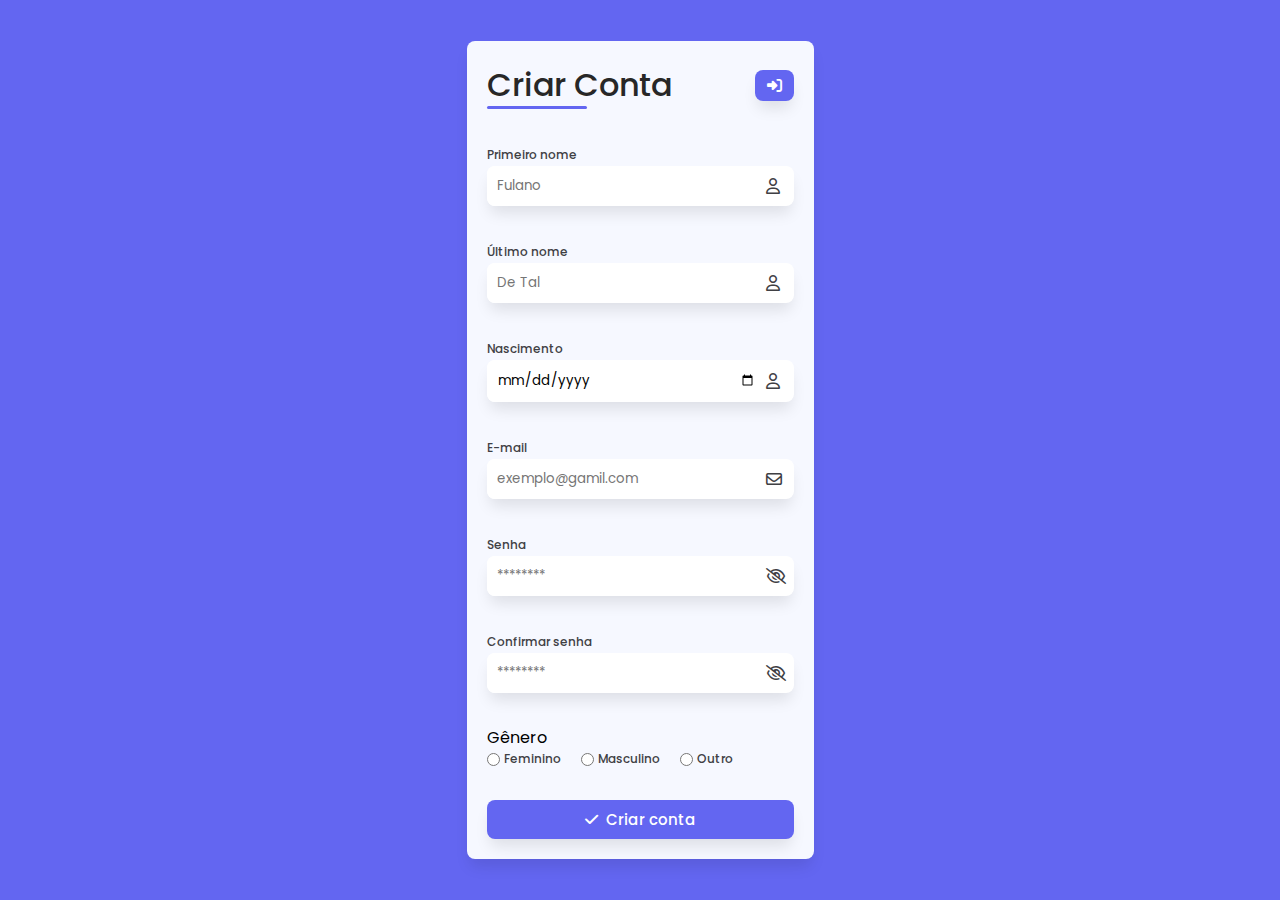
<file: form-responsivo/index.html>
<!DOCTYPE html>
<html lang="pt-br">

<head>
    <meta charset="UTF-8">
    <meta name="viewport" content="width=device-width, initial-scale=1.0">
    <link rel="stylesheet" href="https://cdnjs.cloudflare.com/ajax/libs/font-awesome/6.7.2/css/all.min.css"
        integrity="sha512-Evv84Mr4kqVGRNSgIGL/F/aIDqQb7xQ2vcrdIwxfjThSH8CSR7PBEakCr51Ck+w+/U6swU2Im1vVX0SVk9ABhg=="
        crossorigin="anonymous" referrerpolicy="no-referrer" />
    <link rel="stylesheet" href="src/css/style.css">
    <title>Formulário Responsivo</title>
</head>

<body>
    <main id="form_container">
        <div id="form_header">
            <h1 id="form_title">Criar Conta</h1>
            <button class="btn-default">
                <i class="fa-solid fa-right-to-bracket"></i>
            </button>
        </div>

        <form action="" id="form">
            <div id="input_container">
                
                <div class="input-box">
                    <label for="name" class="form-label">Primeiro nome</label>
                    <div class="input-field">
                        <input type="text" name="name" id="name" class="form-control" placeholder="Fulano">
                        <i class="fa-regular fa-user"></i>
                    </div>
                </div>
            </div> 

                <div class="input-box">
                    <label for="last_name" class="form-label">Último nome</label>
                    
                    <div class="input-field">
                        <input type="text" name="last_name" id="last_name" class="form-control" placeholder="De Tal">
                        <i class="fa-regular fa-user"></i>
                    </div>

                </div>

            
                <div class="input-box">
                    <label for="last_name" class="form-label">Nascimento</label>
                    
                    <div class="input-field">
                        <input type="date" name="birthdate" id="birthdate" class="form-control">
                        <i class="fa-regular fa-user"></i>
                    </div>

                </div>
            
            
                <div class="input-box">
                    <label for="email" class="form-label">E-mail</label>
                    
                    <div class="input-field">
                        <input type="email" name="email" id="email" class="form-control" placeholder="exemplo@gamil.com">
                        <i class="fa-regular fa-envelope"></i>
                    </div>

                </div>
            
            
                <div class="input-box">
                    <label for="password" class="form-label">Senha</label>
                    
                    <div class="input-field">
                        <input type="password" name="password" id="password" class="form-control" placeholder="********">
                        <i class="fa-regular fa-eye-slash password-icon"></i>
                    </div>

                </div>
            
            
                <div class="input-box">
                    <label for="confirm_password" class="form-label">Confirmar senha</label>
                    
                    <div class="input-field">
                        <input type="password" name="confirm_password" id="confirm_password" class="form-control" placeholder="********">
                        <i class="fa-regular fa-eye-slash password-icon"></i>
                    </div>

                </div>

                <div class="radio-container">
                    <label for="form-label">Gênero</label>
                    
                    <div id="gender_inputs">
                        <div class="radio-box">
                            <input type="radio" name="gender" id="female" class="form-control" value="female">
                            <label for="female" class="form-label">Feminino</label>
                        </div>

                        <div class="radio-box">
                            <input type="radio" name="gender" id="male" class="form-control" value="male">
                            <label for="male" class="form-label">Masculino</label>
                        </div>

                        <div class="radio-box">
                            <input type="radio" name="gender" id="other" class="form-control" value="other">
                            <label for="other" class="form-label">Outro</label>
                        </div>
                    </div>                    
                </div>
            

            <button type="submit" class="btn-default">
                <i class="fa-solid fa-check"></i>
                Criar conta
            </button>
        </form>
    </main>

    <script src="src/js/script.js"></script>
</body>

</html>
</file>
<file: form-responsivo/src/css/style.css>
@import url('https://fonts.googleapis.com/css2?family=Poppins:ital,wght@0,100;0,200;0,300;0,400;0,500;0,600;0,700;0,800;0,900;1,100;1,200;1,300;1,400;1,500;1,600;1,700;1,800;1,900&display=swap');

* {
    margin: 0;
    padding: 0;
    box-sizing: border-box;
    font-family: 'Poppins', sans-serif;
}

body {
    display: flex;
    justify-content: center;
    align-items: center;
    min-height: 100vh;
    background-color: #6366f1;
}

.btn-default {
    background-color: #6366f1;
    display: flex;
    justify-content: center;
    align-items: center;
    border: none;
    padding: 8px 12px;
    border-radius: 8px;
    font-size: 15px;
    font-weight: 500;
    color: #ffffff;
    cursor: pointer;
    gap: 8px;
    height: fit-content;
    box-shadow: 0 10px 15px -3px rgba(0, 0, 0, 0.1);
    transition: background-color 0.3s ease;
}

.btn-default:hover {
    background-color: #818cf8;
}

#form_container {
    display: flex;
    flex-direction: column;
    gap: 32px;
    height: 100%;
    background-color: #f6f8ff;
    padding: 20px;
    border-radius: 8px;
    box-shadow: 0 10px 15px -3px rgba(0, 0, 0, 0.1);
}

#form_header {
    display: flex;
    justify-content: space-between;
    align-items: center;
}

#form_title {
    font-weight: 500;
    color: #272727;
    position: relative;    
}

#form_title::after {
    content: '';
    position: absolute;
    width: 100px;
    height: 3px;
    border-radius: 30px;
    background-color: #6366f1;
    left: 0;
    bottom: 0;
}

#form {
    display: flex;
    justify-content: space-between;
    flex-direction: column;
    gap: 32px;
    height: 100%;
}

#input_container {
    display: grid;
    gap: 24px;
}

.form-label {
    font-size: 12px;
    color: #404044;
    font-weight: 500;
}

.input-field {
    display: flex;
    align-items: center;
    background-color: #ffff;
    border-radius: 8px;
    box-shadow: 0 10px 15px -3px rgba(0, 0, 0, 0.1);
}

.input-field > i {
    display: flex;
    align-items: center;
    width: 30px;
    height: 20px;
    color: #404044;
}

.form-control {
    padding: 10px;
    width: 100%;
    border: none;
    border-radius: 8px;
}

.input-field > .password-icon:hover {
    cursor: pointer;
    color: #676770;
}

.form-control:focus {
    outline: none;
}

.input-box > .input-field:focus-within {
    outline: 2px solid #6366f1;
}

input:-webkit-autofill {
    -webkit-box-shadow: 0 0 0 1000px white inset !important;
    color: #000;
}

.radio-container {
    grid-column: span 2;
}

#gender_inputs {
    display: flex;
    gap: 20px;
}

.radio-box {
    display: flex;
    gap: 4px;
    align-items: center;
}

.form-control[type="radio"] {
    accent-color: #6366f1;
}

@media screen and (max-width: 500px) {
    #form_container {
        width: 100%;
        min-height: 100vh;
        padding: 32px;
    }

    #input_container {
        display: flex;
        flex-direction: column;
        gap:  38px;
    }

    .form-control[type="date"] {
        background-color: #fff;
    }
}
</file>
